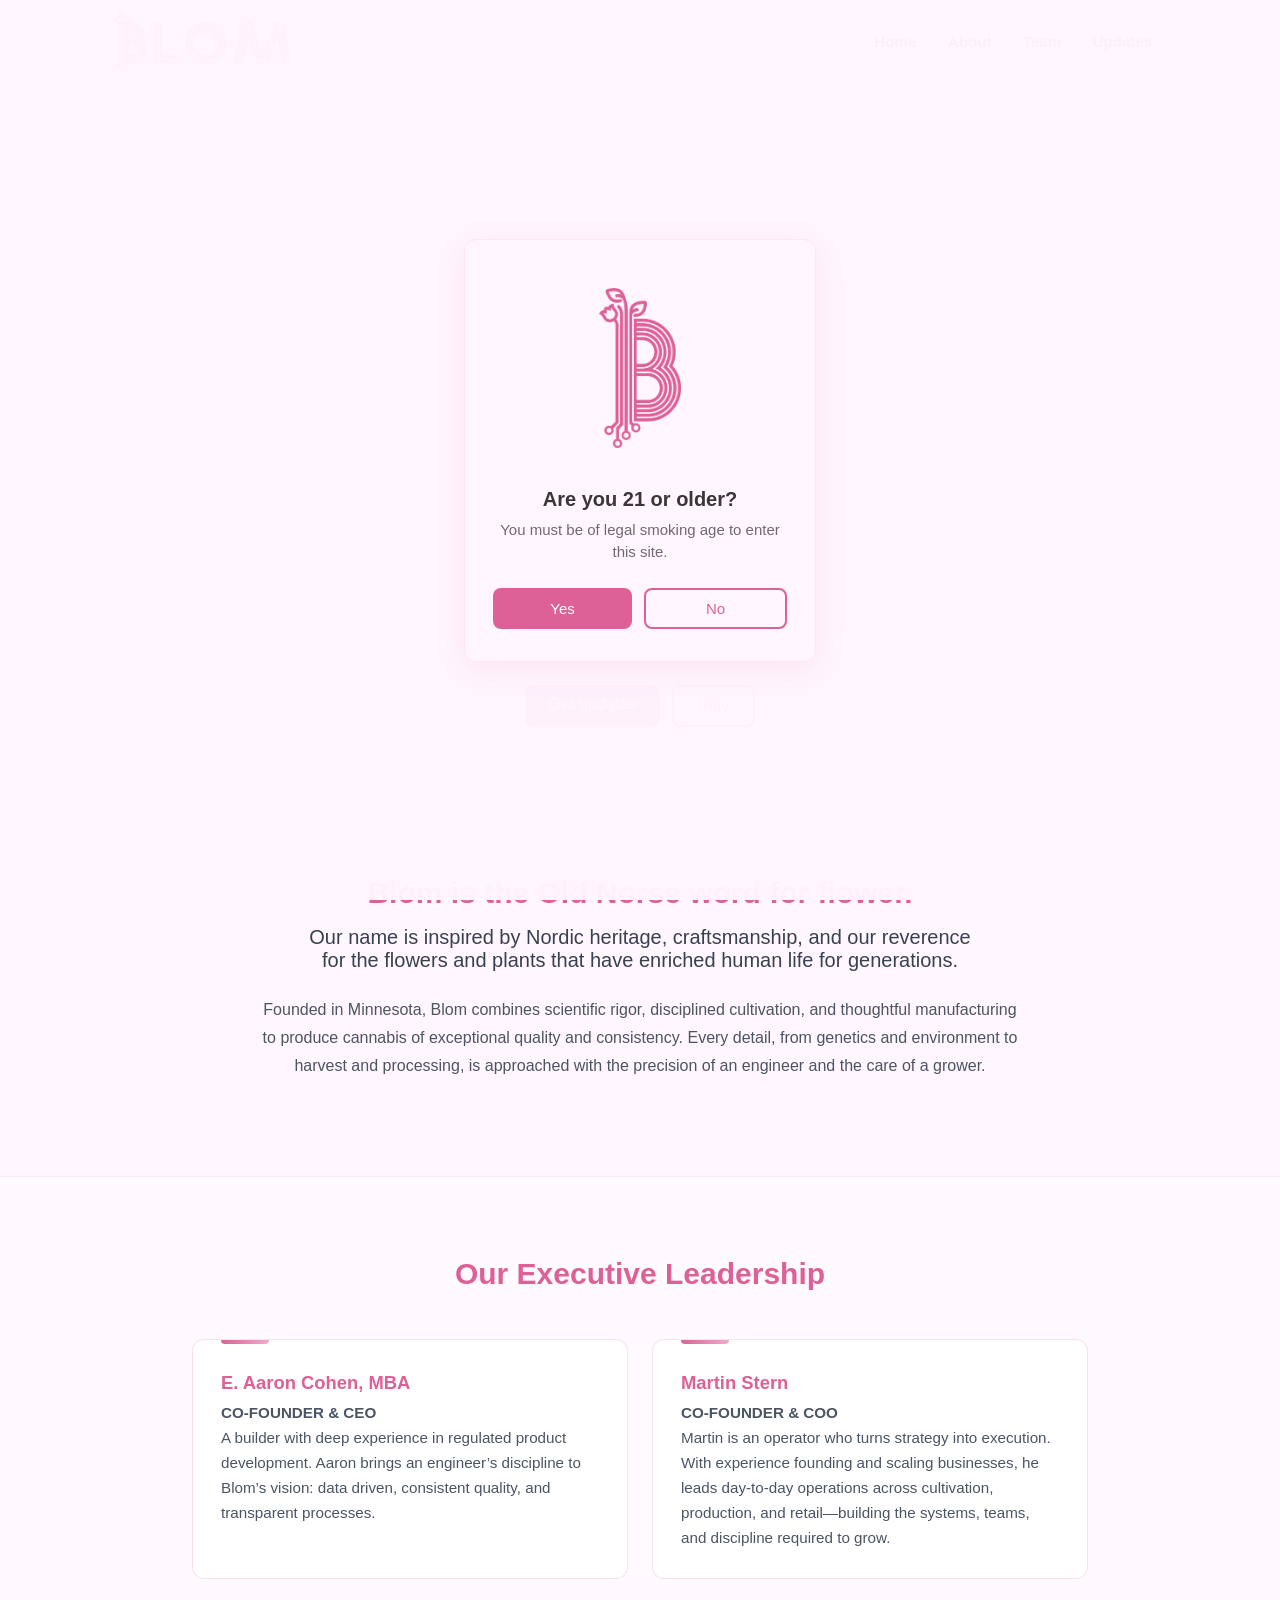
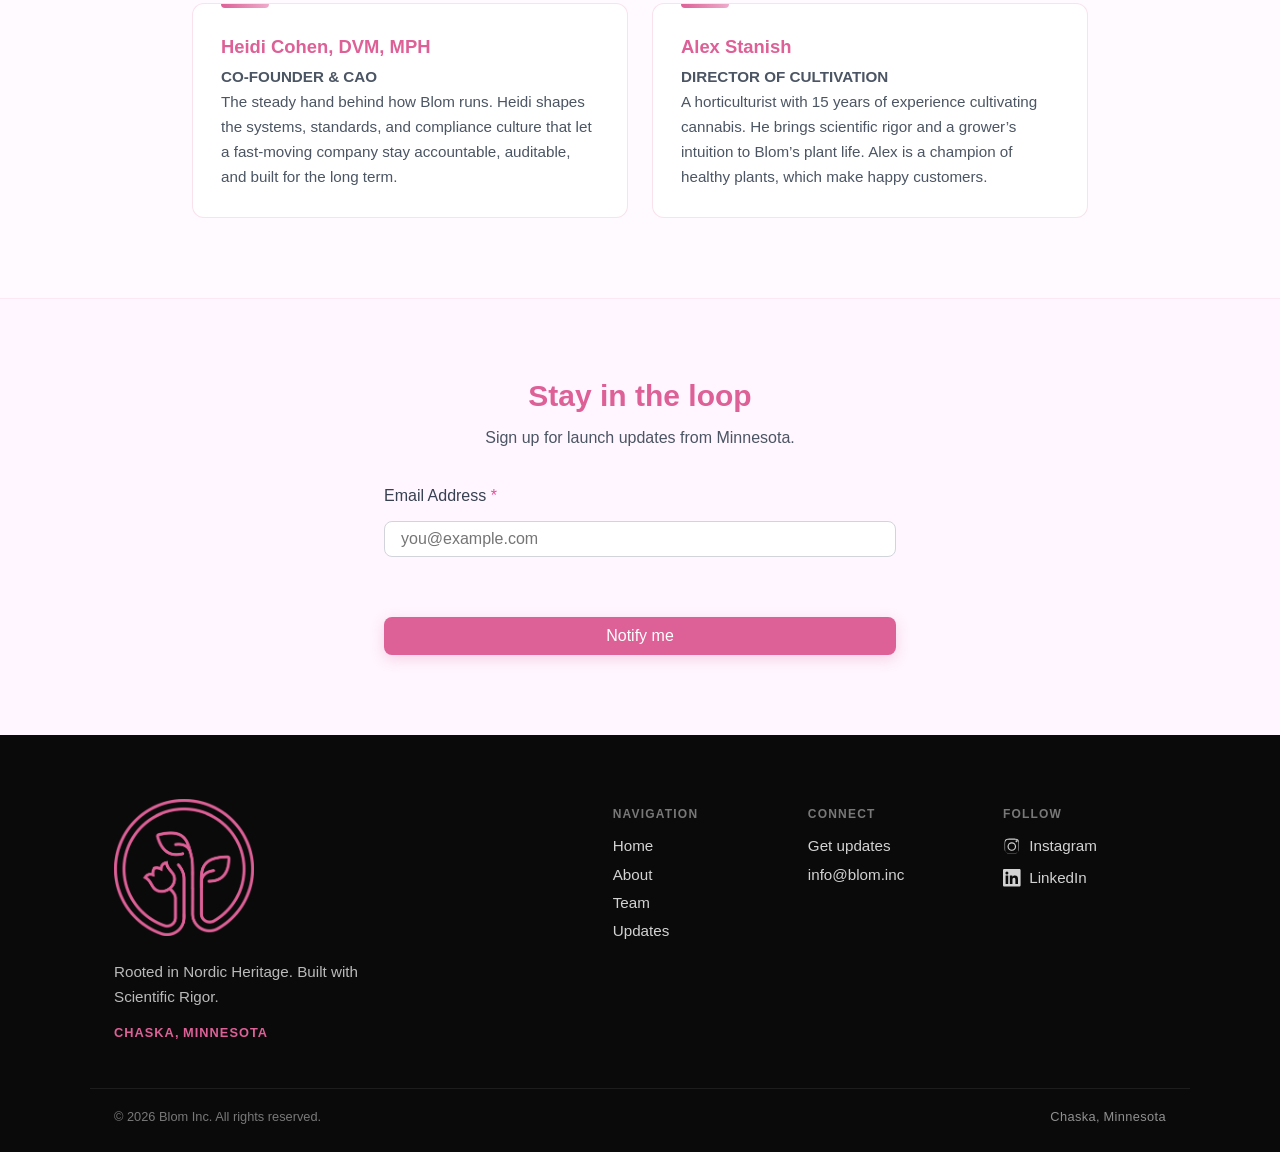
<file: index.html>
<!doctype html>
<html lang="en">
<head>
  <meta charset="utf-8" />
  <meta name="viewport" content="width=device-width, initial-scale=1" />
  <title>BLOM | Minnesota-Grown Craft</title>
  <meta name="description" content="Blom is the Old Norse word for flower. Minnesota-grown craft, rooted in seasonality and cultivation." />
  <meta property="og:title" content="BLOM | Minnesota-Grown Craft" />
  <meta property="og:description" content="Rooted in growth, seasonality, and the patience of cultivation. Minnesota-grown." />
  <meta property="og:type" content="website" />
  <meta property="og:image" content="assets/blom-logo.png" />
  <meta name="theme-color" content="#fff6ff" />

  <link rel="stylesheet" href="css/style.css">
  <link rel="stylesheet" href="css/age-gate.css">

  <!-- Google tag (GA4 & Google Ads) -->
  <!-- Replace G-XXXXXXXXXX with your GA4 Measurement ID -->
  <script async src="https://www.googletagmanager.com/gtag/js?id=G-XXXXXXXXXX"></script>
  <script>
    window.dataLayer = window.dataLayer || [];
    function gtag(){ dataLayer.push(arguments); }
    gtag('js', new Date());
    gtag('config', 'G-XXXXXXXXXX');
  </script>
</head>
<body>
  <script src="js/age-gate.js"></script>

  <!-- Navigation -->
  <nav class="site-nav" aria-label="Main navigation">
    <div class="nav-inner">
      <div class="logo">
        <a href="#home">
          <img src="assets/BlomIncNoBG.png" alt="BLOM" class="nav-logo" width="240" height="64">
        </a>
      </div>
      <button class="hamburger" id="hamburger" type="button" aria-label="Toggle menu" aria-expanded="false">
        <span></span>
        <span></span>
        <span></span>
      </button>
      <ul id="navLinks">
        <li><a href="#home">Home</a></li>
        <li><a href="#about">About</a></li>
        <li><a href="#team">Team</a></li>
        <li><a href="#updates">Updates</a></li>
      </ul>
    </div>
  </nav>

  <!-- Hero -->
  <section id="home" class="hero reveal-section">
    <div class="hero-canvas-wrap" id="rd-canvas-container" aria-hidden="true">
      <canvas id="canvas"></canvas>
    </div>
    <div class="hero-content">
      <p class="hero-tagline">Grow with Us.</p>
      <div class="hero-actions">
        <a href="#updates" class="btn-primary">Get updates</a>
        <a href="play.html" class="btn-secondary">Play</a>
      </div>
    </div>
  </section>

  <!-- About -->
  <section id="about" class="reveal-section section-block">
    <div class="section-inner section-inner--narrow">
      <h2 class="section-heading">Blóm is the Old Norse word for flower.</h2>
        <p class="about-lead">
        Our name is inspired by Nordic heritage, craftsmanship, and our reverence for the flowers and plants that have enriched human life for generations.
      </p>
      <p class="body-text">
        Founded in Minnesota, Blom combines scientific rigor, disciplined cultivation, and thoughtful manufacturing to produce cannabis of exceptional quality and consistency. Every detail, from genetics and environment to harvest and processing, is approached with the precision of an engineer and the care of a grower.
      </p>
    </div>
  </section>

  <!-- Team -->
  <section id="team" class="reveal-section section-block section-block--alt">
    <div class="section-inner section-inner--team">
      <h2 class="section-heading">Our Executive Leadership</h2>
      <div class="team-grid">
        <article class="team-card">
          <h3>E. Aaron Cohen, MBA</h3>
          <p class="team-role">Co-Founder &amp; CEO</p>
          <p>
            A builder with deep experience in regulated product development. Aaron brings an engineer’s discipline to Blom’s vision: data driven, consistent quality, and transparent processes.
          </p>
        </article>
        <article class="team-card">
          <h3>Martin Stern</h3>
          <p class="team-role">Co-Founder &amp; COO</p>
          <p>
            Martin is an operator who turns strategy into execution. With experience founding and scaling businesses, he leads day-to-day operations across cultivation, production, and retail—building the systems, teams, and discipline required to grow.
          </p>
        </article>
        <article class="team-card">
          <h3>Heidi Cohen, DVM, MPH</h3>
          <p class="team-role">Co-Founder &amp; CAO</p>
          <p>
            The steady hand behind how Blom runs. Heidi shapes the systems, standards, and compliance culture that let a fast-moving company stay accountable, auditable, and built for the long term.
          </p>
        </article>
        <article class="team-card">
          <h3>Alex Stanish</h3>
          <p class="team-role">Director of Cultivation</p>
          <p>
            A horticulturist with 15 years of experience cultivating cannabis. He brings scientific rigor and a grower’s intuition to Blom’s plant life. Alex is a champion of healthy plants, which make happy customers.
          </p>
        </article>
      </div>
    </div>
  </section>

  <!-- Updates -->
  <section id="updates" class="reveal-section section-block">
    <div class="section-inner section-inner--form">
      <h2 class="section-heading">Stay in the loop</h2>
      <p class="section-intro">Sign up for launch updates from Minnesota.</p>

      <!-- Begin Mailchimp Signup (cleaned) -->
      <div id="mc_embed_signup">
        <form
          action="https://blomn.us18.list-manage.com/subscribe/post?u=b3ce9b1b82dee829faff54aaf&amp;id=fe086f8a79&amp;f_id=00a8b2e6f0"
          method="post"
          id="mc-embedded-subscribe-form"
          name="mc-embedded-subscribe-form"
          class="validate signup-form"
          target="_blank"
          novalidate>

          <label for="mce-EMAIL" class="form-label">
            Email Address <span class="required-mark">*</span>
          </label>
          <input type="email" name="EMAIL" class="required email form-input" id="mce-EMAIL" required placeholder="you@example.com" value="" />

          <div id="mce-responses" class="form-responses">
            <div class="response form-error" id="mce-error-response" style="display:none;"></div>
            <div class="response form-success" id="mce-success-response" style="display:none;"></div>
          </div>

          <div aria-hidden="true" style="position:absolute; left:-5000px;">
            <input type="text" name="b_b3ce9b1b82dee829faff54aaf_fe086f8a79" tabindex="-1" value="">
          </div>

          <div class="optionalParent">
            <div class="clear foot">
              <input type="submit" name="subscribe" id="mc-embedded-subscribe" class="button btn-primary btn-primary--full" value="Notify me">
            </div>
          </div>
        </form>
      </div>
      <!-- End Mailchimp Signup -->
    </div>
  </section>

  <!-- Footer -->
  <footer class="site-footer">
    <div class="footer-main">
      <div class="footer-brand">
        <a href="#home" class="footer-logo-link">
          <img src="assets/blomskii-logo.png" alt="Blomskii" class="footer-logo" width="160" height="160">
        </a>
        <p class="footer-tagline">Rooted in Nordic Heritage. Built with Scientific Rigor.</p>
        <p class="footer-location">Chaska,<span class="footer-location-sep">&nbsp;</span>Minnesota</p>
      </div>

      <div class="footer-columns">
        <nav class="footer-col" aria-label="Footer navigation">
          <h3 class="footer-col-heading">Navigation</h3>
          <ul class="footer-links">
            <li><a href="#home">Home</a></li>
            <li><a href="#about">About</a></li>
            <li><a href="#team">Team</a></li>
            <li><a href="#updates">Updates</a></li>
          </ul>
        </nav>

        <div class="footer-col">
          <h3 class="footer-col-heading">Connect</h3>
          <ul class="footer-links">
            <li><a href="#updates">Get updates</a></li>
            <li><a href="mailto:info@blom.inc">info@blom.inc</a></li>
          </ul>
        </div>

        <div class="footer-col">
          <h3 class="footer-col-heading">Follow</h3>
          <ul class="footer-social">
            <li>
              <a href="https://www.instagram.com/blom_inc/" target="_blank" rel="noopener noreferrer">
                <svg class="footer-social-icon" viewBox="0 0 24 24" aria-hidden="true"><path d="M12 2.163c3.204 0 3.584.012 4.85.07 1.366.062 2.633.334 3.608 1.308.974.974 1.246 2.241 1.308 3.608.058 1.266.07 1.646.07 4.85s-.012 3.584-.07 4.85c-.062 1.366-.334 2.633-1.308 3.608-.974.974-2.241 1.246-3.608 1.308-1.266.058-1.646.07-4.85.07s-3.584-.012-4.85-.07c-1.366-.062-2.633-.334-3.608-1.308-.974-.974-1.246-2.241-1.308-3.608C2.175 15.747 2.163 15.367 2.163 12s.012-3.584.07-4.85c.062-1.366.334-2.633 1.308-3.608.974-.974 2.241-1.246 3.608-1.308C8.416 2.175 8.796 2.163 12 2.163zm0 1.622c-3.16 0-3.534.012-4.773.069-1.026.047-1.585.218-1.956.363-.492.191-.843.42-1.212.789-.369.369-.598.72-.789 1.212-.145.371-.316.93-.363 1.956-.057 1.239-.069 1.613-.069 4.773s.012 3.534.069 4.773c.047 1.026.218 1.585.363 1.956.191.492.42.843.789 1.212.369.369.72.598 1.212.789.371.145.93.316 1.956.363 1.239.057 1.613.069 4.773.069s3.534-.012 4.773-.069c1.026-.047 1.585-.218 1.956-.363.492-.191.843-.42 1.212-.789.369-.369.598-.72.789-1.212.145-.371.316-.93.363-1.956.057-1.239.069-1.613.069-4.773s-.012-3.534-.069-4.773c-.047-1.026-.218-1.585-.363-1.956-.191-.492-.42-.843-.789-1.212-.369-.369-.72-.598-1.212-.789-.371-.145-.93-.316-1.956-.363-1.239-.057-1.613-.069-4.773-.069zm0 3.351a5.864 5.864 0 1 0 0 11.728 5.864 5.864 0 0 0 0-11.728zm0 1.622a4.242 4.242 0 1 1 0 8.484 4.242 4.242 0 0 1 0-8.484zm6.406-4.465a1.372 1.372 0 1 0 0 2.744 1.372 1.372 0 0 0 0-2.744z"/></svg>
                Instagram
              </a>
            </li>
            <li>
              <a href="https://www.linkedin.com/company/blom-inc/" target="_blank" rel="noopener noreferrer">
                <svg class="footer-social-icon" viewBox="0 0 24 24" aria-hidden="true"><path d="M20.447 20.452h-3.554v-5.569c0-1.328-.027-3.037-1.852-3.037-1.853 0-2.136 1.445-2.136 2.939v5.667H9.351V9h3.414v1.561h.046c.477-.9 1.637-1.85 3.37-1.85 3.601 0 4.267 2.37 4.267 5.455v6.286zM5.337 7.433a2.062 2.062 0 1 1 0-4.124 2.062 2.062 0 0 1 0 4.124zM7.114 20.452H3.56V9h3.554v11.452zM22.225 0H1.771C.792 0 0 .774 0 1.729v20.542C0 23.227.792 24 1.771 24h20.451C23.2 24 24 23.227 24 22.271V1.729C24 .774 23.2 0 22.222 0h.003z"/></svg>
                LinkedIn
              </a>
            </li>
          </ul>
        </div>
      </div>
    </div>

    <div class="footer-bottom">
      <p>&copy; <span id="year"></span> Blom Inc. All rights reserved.</p>
      <p class="footer-bottom-tag">Chaska,<span class="footer-location-sep">&nbsp;</span>Minnesota</p>
    </div>
  </footer>

  <button id="scrollTopBtn" type="button" title="Back to top" aria-label="Back to top">&#8679;</button>

  <script src="js/webgl-utils.js"></script>
  <script src="js/main.js"></script>
  <script src="js/simulation.js"></script>

  <!-- Mailchimp validation (keep this once per page, below the form) -->
  <script src="https://s3.amazonaws.com/downloads.mailchimp.com/js/mc-validate.js" type="text/javascript"></script>
  <script type="text/javascript">
    (function($) {
      window.fnames = []; window.ftypes = [];
      fnames[0] = 'EMAIL';  ftypes[0] = 'email';
      fnames[1] = 'FNAME';  ftypes[1] = 'text';
      fnames[2] = 'LNAME';  ftypes[2] = 'text';
    }(jQuery));
    var $mcj = jQuery.noConflict(true);
  </script>
</body>
</html>
</file>
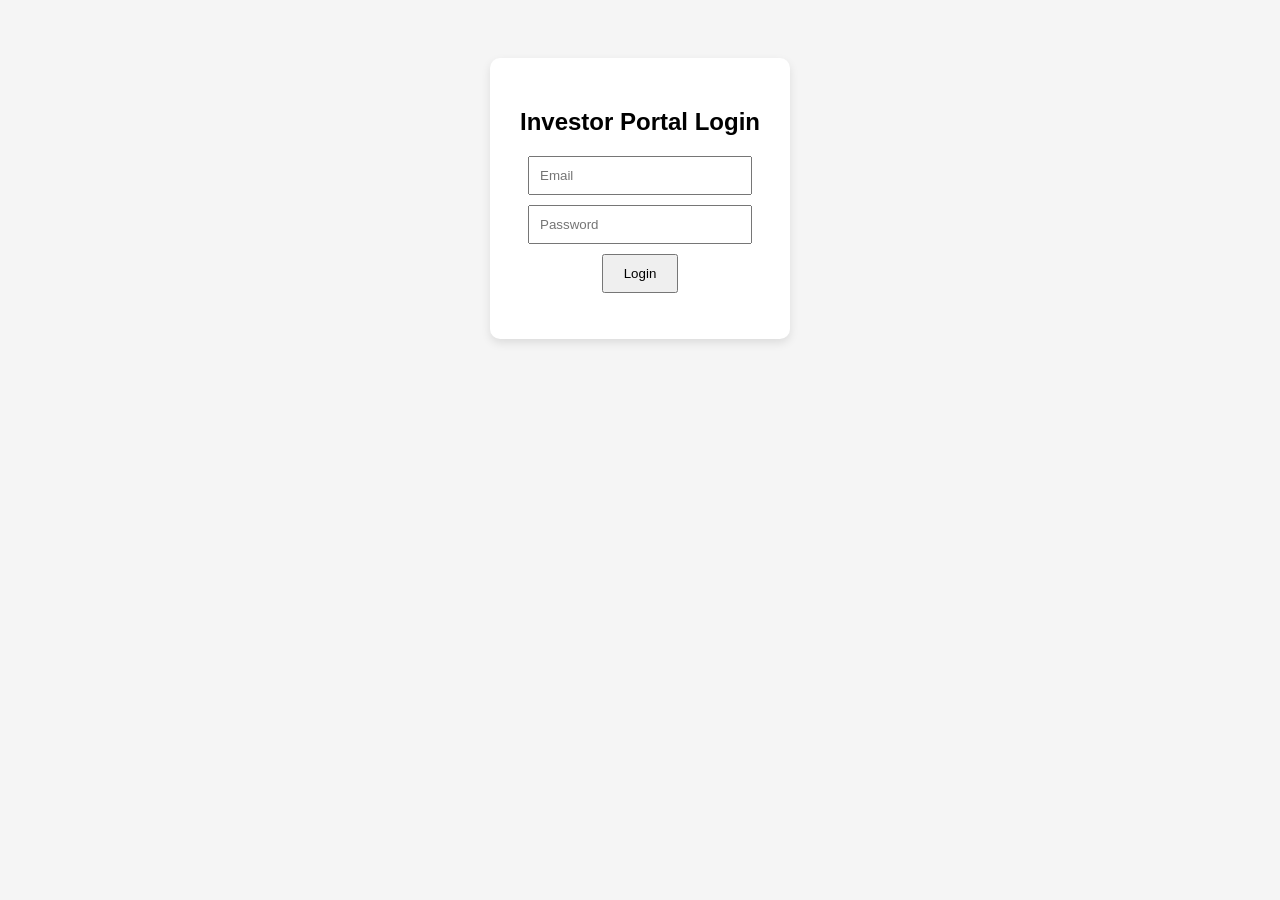
<file: login.html>
<!DOCTYPE html>
<html lang="en">
<head>
  <meta charset="UTF-8">
  <meta name="viewport" content="width=device-width, initial-scale=1.0">
  <title>Investor Login</title>
  <style>
    body { font-family: Arial, sans-serif; background: #f5f5f5; text-align: center; padding: 50px; }
    .login-box { background: white; padding: 30px; border-radius: 10px; display: inline-block; box-shadow: 0 4px 10px rgba(0,0,0,0.1); }
    input { display: block; margin: 10px auto; padding: 10px; width: 200px; }
    button { padding: 10px 20px; cursor: pointer; }
  </style>
</head>
<body>
  <div class="login-box">
    <h2>Investor Portal Login</h2>
    <input type="email" id="email" placeholder="Email" />
    <input type="password" id="password" placeholder="Password" />
    <button onclick="login()">Login</button>
    <p id="error" style="color:red;"></p>
  </div>

  <script>
    function login() {
      const email = document.getElementById("email").value;
      const password = document.getElementById("password").value;

      // Hardcoded "accounts" (you can add more)
      const users = [
        { email: "investor@example.com", password: "letmein" },
        { email: "vip@example.com", password: "secret" }
      ];

      const match = users.find(u => u.email === email && u.password === password);

      if (match) {
        sessionStorage.setItem("loggedIn", "true");
        window.location.href = "investor.html";
      } else {
        document.getElementById("error").textContent = "Invalid login. Try again.";
      }
    }
  </script>
</body>
</html>
</file>
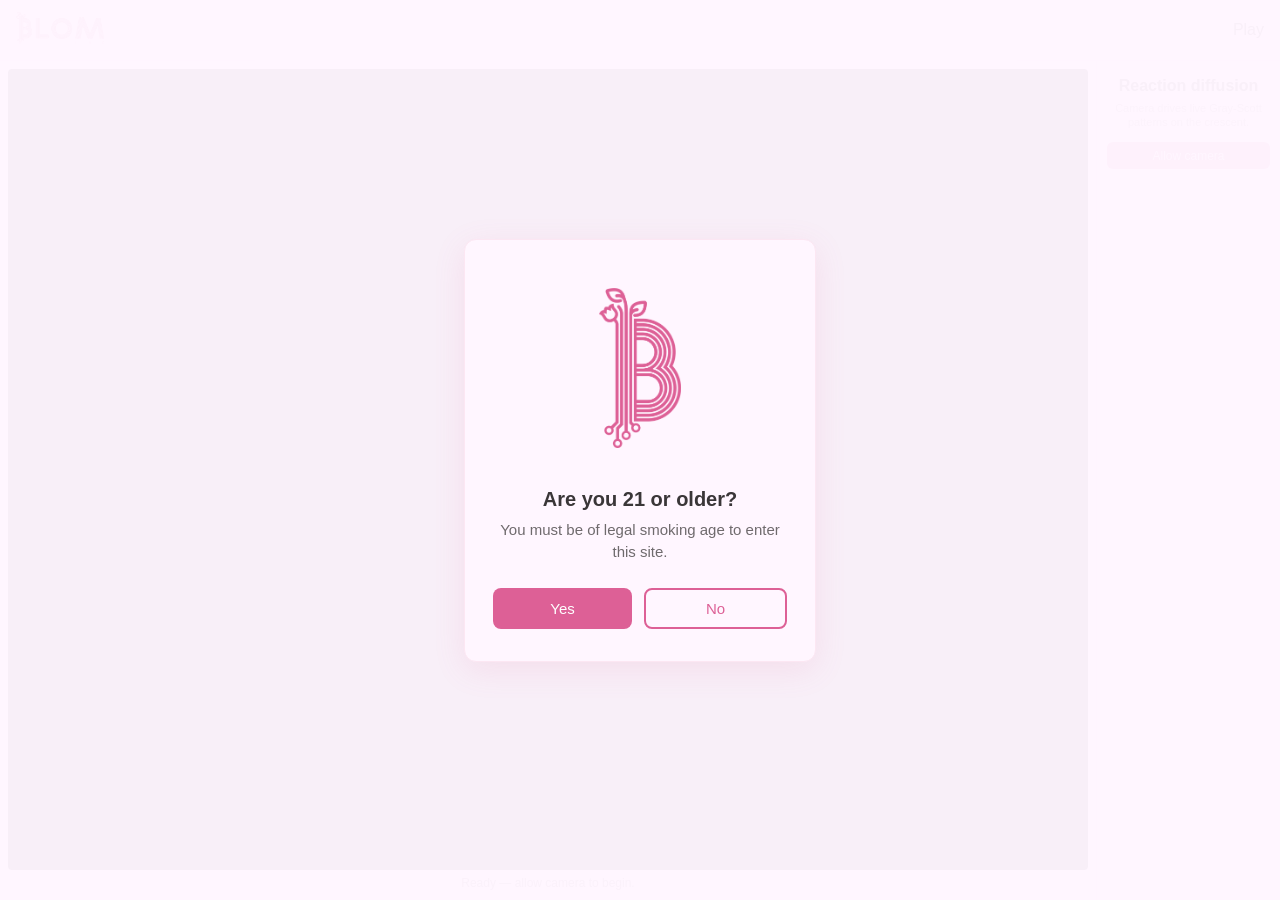
<file: play.html>
<!doctype html>
<html lang="en">
<head>
  <meta charset="utf-8" />
  <meta name="viewport" content="width=device-width, initial-scale=1" />
  <title>Play | BLOM</title>
  <meta name="theme-color" content="#fff6ff" />
  <link rel="stylesheet" href="css/age-gate.css" />
  <style>
    * { box-sizing: border-box; }
    body {
      margin: 0;
      font-family: "Helvetica Neue", Helvetica, Arial, sans-serif;
      background: #fff6ff;
      color: #3a3638;
      min-height: 100vh;
      display: flex;
      flex-direction: column;
    }
    a { color: #6f6a6d; }
    .bar {
      flex-shrink: 0;
      display: flex;
      align-items: center;
      justify-content: space-between;
      padding: 0.75rem 1rem;
      background: rgba(255,255,255,0.9);
      border-bottom: 1px solid #fce7f3;
    }
    .bar img { height: 2rem; width: auto; }

    .play-shell {
      flex: 1;
      display: grid;
      grid-template-columns: 1fr 184px;
      gap: 0;
      min-height: 0;
      height: calc(100vh - 52px);
    }

    .play-viewport {
      display: flex;
      flex-direction: column;
      min-width: 0;
      min-height: 0;
      padding: 0.5rem;
    }

    .play-stage-col {
      display: contents;
    }
    .preview-wrap {
      flex: 1;
      display: flex;
      align-items: center;
      justify-content: center;
      min-height: 0;
    }
    .preview-frame {
      position: relative;
      height: 100%;
      max-height: 100%;
      aspect-ratio: auto;
      line-height: 0;
    }
    #play-canvas {
      display: block;
      width: 100%;
      height: 100%;
      background: #222;
      border-radius: 4px;
      touch-action: none;
    }
    #play-status {
      flex-shrink: 0;
      margin: 0.35rem 0 0;
      font-size: 0.75rem;
      color: #6f6a6d;
      min-height: 1rem;
      text-align: center;
    }
    .error { color: #b42318; }

    .play-controls-col {
      display: flex;
      flex-direction: column;
      gap: 0.5rem;
      padding: 0.75rem 0.625rem;
      background: rgba(255,255,255,0.85);
      border-left: 1px solid #fce7f3;
      overflow-y: auto;
      font-size: 0.75rem;
    }
    .play-intro {
      text-align: center;
      padding: 0.25rem 0;
    }
    .play-intro h1 {
      margin: 0 0 0.35rem;
      font-size: 1rem;
    }
    .play-intro p {
      margin: 0;
      color: #9a9598;
      line-height: 1.35;
      font-size: 0.6875rem;
    }
    .btn {
      padding: 0.4rem 0.5rem;
      border: none;
      border-radius: 0.375rem;
      background: #DD6096;
      color: #fff;
      font-size: 0.75rem;
      font-weight: 500;
      cursor: pointer;
      font-family: inherit;
      width: 100%;
    }
    .btn:disabled { opacity: 0.6; cursor: wait; }
    .btn--secondary {
      background: transparent;
      color: #DD6096;
      border: 1px solid #DD6096;
      display: none;
    }
    .btn--secondary.is-visible { display: block; }
    .btn-row {
      display: flex;
      flex-direction: column;
      gap: 0.35rem;
    }
    .preset-row {
      display: none;
      flex-direction: column;
      gap: 0.35rem;
    }
    .preset-row.is-visible { display: flex; }
    .preset-label {
      margin: 0;
      font-size: 0.625rem;
      color: #9a9598;
      text-transform: uppercase;
      letter-spacing: 0.04em;
    }
    .preset-btns {
      display: grid;
      grid-template-columns: repeat(2, 1fr);
      gap: 0.25rem;
    }
    .btn--preset {
      background: #fff;
      color: #DD6096;
      border: 1px solid #DD6096;
      padding: 0.3rem 0.2rem;
      min-width: 0;
      display: none;
      font-size: 0.625rem;
      line-height: 1.2;
    }
    .btn--preset.is-visible { display: block; }
    .btn--preset.is-active {
      background: #DD6096;
      color: #fff;
    }
    .slider-row {
      display: none;
      flex-direction: column;
      gap: 0.15rem;
    }
    .slider-row.is-visible { display: flex; }
    .slider-row label {
      font-size: 0.625rem;
      color: #9a9598;
    }
    .slider-row input[type="range"] {
      width: 100%;
      accent-color: #DD6096;
      cursor: pointer;
      height: 1rem;
    }
    .slider-value {
      font-size: 0.6875rem;
      color: #6f6a6d;
      font-variant-numeric: tabular-nums;
    }
    .face-only-row { gap: 0.2rem; }
    .face-only-label {
      display: flex;
      align-items: flex-start;
      gap: 0.35rem;
      font-size: 0.6875rem;
      color: #6f6a6d;
      cursor: pointer;
      line-height: 1.3;
    }
    .face-only-label input {
      accent-color: #DD6096;
      width: 0.875rem;
      height: 0.875rem;
      margin-top: 0.1rem;
      flex-shrink: 0;
      cursor: pointer;
    }
    .face-only-hint {
      font-size: 0.625rem;
      line-height: 1.3;
      color: #9a9598;
    }

    .capture-modal {
      display: none;
      position: fixed;
      inset: 0;
      z-index: 1000;
      align-items: center;
      justify-content: center;
      padding: 1rem;
      background: rgba(58, 54, 56, 0.55);
    }
    .capture-modal.is-open { display: flex; }
    .capture-dialog {
      width: min(100%, 22rem);
      max-height: calc(100vh - 2rem);
      overflow-y: auto;
      background: #fff;
      border-radius: 0.5rem;
      padding: 1rem;
      box-shadow: 0 12px 40px rgba(0, 0, 0, 0.18);
    }
    .capture-dialog h2 {
      margin: 0 0 0.5rem;
      font-size: 1rem;
      font-weight: 600;
    }
    .capture-dialog p {
      margin: 0 0 0.75rem;
      font-size: 0.75rem;
      color: #9a9598;
      line-height: 1.4;
    }
    .capture-preview-wrap {
      position: relative;
      margin-bottom: 0.75rem;
      border-radius: 0.375rem;
      overflow: hidden;
      background: #222;
      line-height: 0;
    }
    .capture-preview-wrap.is-ready { cursor: pointer; }
    .capture-preview-wrap img {
      display: block;
      width: 100%;
      height: auto;
    }
    .capture-actions {
      display: none;
      grid-template-columns: 1fr 1fr;
      gap: 0.35rem;
      margin-top: 0.5rem;
    }
    .capture-actions.is-visible { display: grid; }
    .capture-actions a,
    .capture-actions button {
      padding: 0.45rem 0.35rem;
      border-radius: 0.375rem;
      font-size: 0.6875rem;
      font-weight: 500;
      font-family: inherit;
      text-align: center;
      text-decoration: none;
      cursor: pointer;
      border: none;
    }
    .capture-actions a {
      background: #DD6096;
      color: #fff;
    }
    .capture-actions button {
      background: #fff;
      color: #DD6096;
      border: 1px solid #DD6096;
    }
    .capture-form label {
      display: block;
      font-size: 0.625rem;
      color: #9a9598;
      margin-bottom: 0.2rem;
    }
    .capture-form input[type="email"] {
      width: 100%;
      padding: 0.45rem 0.5rem;
      border: 1px solid #fce7f3;
      border-radius: 0.375rem;
      font-size: 0.8125rem;
      font-family: inherit;
      margin-bottom: 0.5rem;
    }
    .capture-optin {
      display: flex;
      align-items: flex-start;
      gap: 0.35rem;
      font-size: 0.6875rem;
      color: #6f6a6d;
      line-height: 1.3;
      margin-bottom: 0.75rem;
      cursor: pointer;
    }
    .capture-optin input {
      accent-color: #DD6096;
      margin-top: 0.1rem;
      flex-shrink: 0;
    }
    .capture-form-btns {
      display: flex;
      gap: 0.35rem;
    }
    .capture-form-btns .btn { flex: 1; }
    .btn--ghost {
      background: transparent;
      color: #6f6a6d;
      border: 1px solid #e8e4e6;
    }
    .capture-error {
      font-size: 0.6875rem;
      color: #b42318;
      margin: 0 0 0.5rem;
      display: none;
    }
    .capture-error.is-visible { display: block; }

    .play-controls-col.is-idle .live-only { display: none; }

    @media (max-width: 720px) {
      .play-shell {
        grid-template-columns: 1fr 148px;
      }
    }
  </style>
</head>
<body>
  <script src="js/age-gate.js"></script>

  <header class="bar">
    <a href="index.html"><img src="assets/BlomIncNoBG.png" alt="BLOM"></a>
    <span id="play-badge">Play</span>
  </header>

  <main class="play-shell">
    <section class="play-viewport">
      <div id="play-preview" class="preview-wrap">
        <div class="preview-frame">
          <canvas id="play-canvas"></canvas>
        </div>
      </div>
      <p id="play-status">Ready — allow camera to begin.</p>
    </section>

    <aside class="play-controls-col is-idle" id="play-controls">
      <div class="play-intro">
        <h1>Reaction diffusion</h1>
        <p>Camera drives live Gray-Scott patterns on the crescent.</p>
      </div>
      <div class="btn-row">
        <button type="button" id="play-start-btn" class="btn">Allow camera</button>
        <button type="button" id="play-screenshot-btn" class="btn btn--secondary">Screenshot</button>
      </div>
      <div id="play-presets" class="preset-row live-only" aria-label="Camera input modes">
        <p class="preset-label">Camera</p>
        <div class="preset-btns">
          <button type="button" class="btn btn--preset" data-preset="0" title="R + G blend (default)">1</button>
          <button type="button" class="btn btn--preset" data-preset="1" title="Inverted brightness">2</button>
          <button type="button" class="btn btn--preset" data-preset="2" title="Warm skin-weighted">3</button>
          <button type="button" class="btn btn--preset" data-preset="3" title="Color contrast">4</button>
          <button type="button" class="btn btn--preset" data-preset="4" title="Red emphasis">5</button>
          <button type="button" class="btn btn--preset" data-preset="5" title="Color separation">6</button>
        </div>
      </div>
      <div id="play-da-row" class="slider-row live-only">
        <label for="play-da-slider">Pattern Size</label>
        <input type="range" id="play-da-slider" min="0.2" max="1.15" step="0.01" value="0.27" />
        <span id="play-da-value" class="slider-value">0.27</span>
      </div>
      <div id="play-zoom-row" class="slider-row live-only">
        <label for="play-zoom-slider">Zoom</label>
        <input type="range" id="play-zoom-slider" min="1" max="4" step="0.05" value="1.4" />
        <span id="play-zoom-value" class="slider-value">1.40×</span>
      </div>
      <div id="play-detail-row" class="slider-row live-only">
        <label for="play-detail-slider">Intensity</label>
        <input type="range" id="play-detail-slider" min="0.2" max="1.5" step="0.05" value="1.35" />
        <span id="play-detail-value" class="slider-value">1.35</span>
      </div>
      <div id="play-edge-row" class="slider-row live-only">
        <label for="play-edge-slider">Pattern range</label>
        <input type="range" id="play-edge-slider" min="-1" max="1" step="0.05" value="0.15" />
        <span id="play-edge-value" class="slider-value">0.15</span>
      </div>
      <div id="play-face-only-row" class="slider-row face-only-row live-only">
        <label class="face-only-label">
          <input type="checkbox" id="play-face-only" checked />
          Face-only input
        </label>
        <span class="slider-value face-only-hint">Patterns on face; background neutral</span>
      </div>
    </aside>
  </main>

  <div id="play-capture-modal" class="capture-modal" role="dialog" aria-modal="true" aria-labelledby="play-capture-title" hidden>
    <div class="capture-dialog">
      <h2 id="play-capture-title">Save your pattern</h2>
      <p id="play-capture-lead">Enter your email to download or share your creation.</p>
      <div class="capture-preview-wrap">
        <img id="play-capture-preview" alt="Your reaction-diffusion pattern" />
      </div>
      <div id="play-capture-actions" class="capture-actions" aria-label="Share options">
        <a id="play-capture-download" href="#" download="blom-pattern.png">Download</a>
        <button type="button" id="play-capture-instagram">Instagram</button>
      </div>
      <form id="play-capture-form" class="capture-form">
        <p id="play-capture-error" class="capture-error" role="alert"></p>
        <label for="play-capture-email">Email</label>
        <input type="email" id="play-capture-email" name="email" required placeholder="you@example.com" autocomplete="email" />
        <label class="capture-optin">
          <input type="checkbox" id="play-capture-marketing" name="marketing" />
          Send me BLOM updates (optional)
        </label>
        <div class="capture-form-btns">
          <button type="button" id="play-capture-cancel" class="btn btn--ghost">Cancel</button>
          <button type="submit" id="play-capture-submit" class="btn">Continue</button>
        </div>
      </form>
    </div>
  </div>

  <video id="play-video" playsinline muted hidden aria-hidden="true"></video>
  <canvas id="play-cam-canvas" width="640" height="480" hidden aria-hidden="true"></canvas>

  <script src="js/webgl-utils.js?v=17"></script>
  <script src="js/play-face.js?v=19"></script>
  <script src="js/play-simulation.js?v=83"></script>
  <script src="js/play.js?v=33"></script>
</body>
</html>
</file>
<file: css/style.css>
/* Blom static site for GitHub Pages */

*,
*::before,
*::after {
  box-sizing: border-box;
}

html {
  scroll-behavior: smooth;
}

html.age-gate-open {
  overflow: hidden;
}

body {
  font-family: "Helvetica Neue", Helvetica, Arial, sans-serif;
  -webkit-font-smoothing: antialiased;
  -moz-osx-font-smoothing: grayscale;
  background: #fff6ff;
  color: #111827;
  margin: 0;
}

/* Navigation */
.site-nav {
  background: rgba(255, 246, 255, 0.92);
  backdrop-filter: blur(8px);
  padding: 6px 0;
  position: sticky;
  top: 0;
  z-index: 1000;
  box-shadow: 0 2px 12px rgba(221, 96, 150, 0.08);
  border-bottom: 1px solid rgba(221, 96, 150, 0.12);
}

.site-nav .nav-inner {
  display: flex;
  align-items: center;
  justify-content: space-between;
  max-width: 1100px;
  margin: 0 auto;
  padding: 0 1.5rem;
  min-height: 72px;
}

.site-nav .logo a {
  display: block;
  line-height: 0;
  text-decoration: none;
}

.site-nav .logo .nav-logo {
  display: block;
  height: 64px;
  width: auto;
  max-width: none;
  object-fit: contain;
}

.site-nav ul {
  list-style: none;
  display: flex;
  margin: 0;
  padding: 0;
  gap: 0.25rem;
}

.site-nav ul li a {
  color: #374151;
  text-decoration: none;
  font-weight: 600;
  font-size: 0.95rem;
  padding: 0.4rem 0.85rem;
  border-radius: 6px;
  transition: color 0.25s ease, background 0.25s ease;
}

.site-nav ul li a:hover {
  color: #DD6096;
  background: rgba(221, 96, 150, 0.08);
}

.hamburger {
  display: none;
  flex-direction: column;
  cursor: pointer;
  padding: 4px;
  background: none;
  border: none;
}

.hamburger span {
  height: 3px;
  width: 24px;
  background: #DD6096;
  margin-bottom: 4px;
  border-radius: 3px;
  transition: transform 0.25s ease, opacity 0.25s ease;
}

.hamburger span:last-child {
  margin-bottom: 0;
}

.hamburger.active span:nth-child(1) {
  transform: translateY(7px) rotate(45deg);
}

.hamburger.active span:nth-child(2) {
  opacity: 0;
}

.hamburger.active span:nth-child(3) {
  transform: translateY(-7px) rotate(-45deg);
}

@media (max-width: 768px) {
  .site-nav ul {
    display: none;
    flex-direction: column;
    position: absolute;
    top: 100%;
    left: 0;
    right: 0;
    background: rgba(255, 246, 255, 0.98);
    padding: 1rem 1.5rem 1.25rem;
    box-shadow: 0 8px 24px rgba(0, 0, 0, 0.06);
    border-bottom: 1px solid rgba(221, 96, 150, 0.12);
  }

  .site-nav ul.show {
    display: flex;
  }

  .site-nav .nav-inner {
    position: relative;
  }

  .hamburger {
    display: flex;
  }
}

/* Hero + reaction diffusion (from ReactionDiffusion3/website) */
.hero {
  position: relative;
  display: flex;
  flex-direction: column;
  overflow: hidden;
  background: rgba(255, 255, 255, 0.4);
  padding-top: clamp(2rem, 5vh, 3.5rem);
}

.hero-canvas-wrap {
  position: relative;
  flex: 0 0 auto;
  width: 100%;
  min-height: min(48vh, calc(100vw / 2.4));
  display: flex;
  align-items: center;
  justify-content: center;
  overflow: hidden;
  background: rgba(255, 255, 255, 0.4);
}

.hero-canvas-wrap canvas {
  display: block;
  cursor: crosshair;
  touch-action: none;
}

.hero-canvas-wrap.rd-fallback {
  background: linear-gradient(145deg, #fff6ff 0%, #fce4ef 35%, #f5b8d4 70%, #dd6096 100%);
}

.hero-canvas-wrap.rd-fallback canvas {
  display: none;
}

.hero .hero-content {
  position: relative;
  z-index: 2;
  flex: 0 0 auto;
  text-align: center;
  max-width: 48rem;
  width: 100%;
  margin: 0 auto;
  padding: 2rem 1.5rem 2.75rem;
  pointer-events: none;
}

.hero .hero-content a,
.hero .hero-content button {
  pointer-events: auto;
}

.hero-tagline {
  font-size: 1.5rem;
  font-weight: 600;
  color: #3a3638;
  margin: 0;
}

.hero-sub {
  margin: 0.875rem 0 0;
  color: #6f6a6d;
  font-size: 1.125rem;
  line-height: 1.55;
}

@media (min-width: 768px) {
  .hero-canvas-wrap {
    min-height: min(52vh, calc(100vw / 2.8));
  }

  .hero .hero-content {
    padding: 2.25rem 2rem 3.25rem;
  }

  .hero-tagline {
    font-size: 1.875rem;
  }

  .hero-sub {
    margin-top: 1rem;
    font-size: 1.25rem;
  }
}

.btn-primary {
  display: inline-block;
  margin-top: 1.75rem;
  padding: 0.625rem 1.5rem;
  border-radius: 0.5rem;
  background: #DD6096;
  color: #fff;
  font-weight: 500;
  text-decoration: none;
  box-shadow: 0 4px 14px rgba(221, 96, 150, 0.25);
  transition: background 0.2s ease;
  border: none;
  cursor: pointer;
  font-size: 1rem;
  font-family: inherit;
}

.btn-primary:hover {
  background: #eeabcb;
}

.btn-primary--full {
  width: 100%;
}

.hero-actions {
  display: flex;
  flex-wrap: wrap;
  gap: 0.75rem;
  justify-content: center;
  margin-top: 1.75rem;
}

.hero-actions .btn-primary,
.hero-actions .btn-secondary {
  margin-top: 0;
}

.btn-secondary {
  display: inline-block;
  padding: 0.625rem 1.5rem;
  border-radius: 0.5rem;
  background: transparent;
  color: #DD6096;
  font-weight: 500;
  text-decoration: none;
  border: 2px solid #DD6096;
  transition: background 0.2s ease, color 0.2s ease;
  cursor: pointer;
  font-size: 1rem;
  font-family: inherit;
}

.btn-secondary:hover {
  background: rgba(221, 96, 150, 0.1);
  color: #c44d82;
  border-color: #c44d82;
}

/* Play page */
.play-page {
  background: #fff6ff;
  min-height: 100vh;
  overflow: hidden;
}

.play-overlay {
  display: flex;
  align-items: center;
  justify-content: center;
  min-height: 100vh;
  padding: 2rem 1.5rem;
}

.play-overlay-inner {
  max-width: 28rem;
  text-align: center;
}

.play-back-link {
  display: inline-block;
  margin-bottom: 2rem;
  color: #6f6a6d;
  text-decoration: none;
  font-size: 0.9375rem;
}

.play-back-link:hover {
  color: #DD6096;
}

.play-title {
  font-size: 2rem;
  font-weight: 600;
  color: #3a3638;
  margin: 0 0 1rem;
}

.play-lead {
  color: #6f6a6d;
  line-height: 1.6;
  margin: 0 0 0.75rem;
}

.play-note {
  color: #9a9598;
  font-size: 0.875rem;
  line-height: 1.5;
  margin: 0 0 1.5rem;
}

.play-overlay .btn-primary {
  margin-top: 0.5rem;
}

.play-stage {
  display: flex;
  flex-direction: column;
  height: 100vh;
  height: 100dvh;
  background: rgba(255, 255, 255, 0.4);
}

.play-topbar {
  display: flex;
  align-items: center;
  justify-content: space-between;
  padding: 0.75rem 1.25rem;
  background: rgba(255, 255, 255, 0.85);
  backdrop-filter: blur(8px);
  border-bottom: 1px solid #fce7f3;
  flex-shrink: 0;
  z-index: 2;
}

.play-topbar-logo img {
  height: 2rem;
  width: auto;
  display: block;
}

.play-fps {
  font-size: 0.75rem;
  color: #9a9598;
  font-variant-numeric: tabular-nums;
}

@media (max-width: 767px) {
  .play-fps {
    display: none;
  }
}

.play-canvas-wrap {
  flex: 1 1 auto;
  display: flex;
  align-items: center;
  justify-content: center;
  width: 100%;
  height: calc(100dvh - 9rem);
  min-height: 360px;
  padding: 1rem;
  background: rgba(255, 255, 255, 0.4);
  border-top: 1px solid #fce7f3;
  border-bottom: 1px solid #fce7f3;
}

.play-canvas-wrap canvas,
.play-canvas-wrap .play-preview-canvas {
  display: block;
  max-width: 100%;
  background: #2a2a2a;
  box-shadow: 0 8px 32px rgba(221, 96, 150, 0.15);
  border-radius: 0.25rem;
}

.play-video {
  display: none;
}

.play-controls {
  display: flex;
  flex-wrap: wrap;
  gap: 0.5rem;
  justify-content: center;
  padding: 0.875rem 1rem;
  background: rgba(255, 255, 255, 0.9);
  backdrop-filter: blur(8px);
  border-top: 1px solid #fce7f3;
  flex-shrink: 0;
}

.play-control-btn {
  padding: 0.5rem 1.25rem;
  border-radius: 0.5rem;
  border: 1px solid #DD6096;
  background: #fff;
  color: #DD6096;
  font-weight: 500;
  font-size: 0.9375rem;
  font-family: inherit;
  cursor: pointer;
  transition: background 0.2s ease, color 0.2s ease;
}

.play-control-btn:hover {
  background: #DD6096;
  color: #fff;
}

/* Sections */
.section-block {
  padding: 5rem 1.5rem;
  border-top: 1px solid #fce7f3;
}

#about.section-block {
  padding-top: 6rem;
}

.section-block--alt {
  background: rgba(255, 255, 255, 0.4);
}

.section-inner {
  max-width: 56rem;
  margin: 0 auto;
  text-align: center;
}

.section-inner--narrow {
  max-width: 48rem;
}

.section-inner--form {
  max-width: 32rem;
}

.section-heading {
  color: #DD6096;
  font-size: 1.875rem;
  font-weight: 700;
  margin: 0 0 1rem;
}

.section-intro {
  color: #4b5563;
  margin: 0 auto 2.5rem;
  max-width: 36rem;
}

.body-text {
  color: #4b5563;
  line-height: 1.75;
  margin: 0 0 1rem;
}

.body-text--last {
  margin-bottom: 0;
}

/* Signup form */
.signup-form {
  display: flex;
  flex-direction: column;
  gap: 1rem;
  text-align: left;
}

.form-label {
  color: #374151;
  font-weight: 500;
}

.required-mark {
  color: #ec4899;
}

.form-input {
  width: 100%;
  box-sizing: border-box;
  padding: 0.5rem 1rem;
  border: 1px solid #d1d5db;
  border-radius: 0.5rem;
  font-size: 1rem;
  font-family: inherit;
}

.form-input:focus {
  outline: none;
  border-color: #f9a8d4;
  box-shadow: 0 0 0 2px rgba(244, 114, 182, 0.35);
}

.form-responses {
  font-size: 0.875rem;
}

.form-error {
  color: #dc2626;
}

.form-success {
  color: #16a34a;
}

/* Section reveals */
.reveal-section {
  opacity: 0;
  transform: translateY(24px);
  transition: opacity 0.65s ease, transform 0.65s ease;
}

.reveal-section.in-view {
  opacity: 1;
  transform: translateY(0);
}

#home.reveal-section {
  opacity: 1;
  transform: none;
}

.section-inner--team {
  max-width: 56rem;
  text-align: center;
}

#team.section-block {
  padding-top: 5rem;
}

#team .section-heading {
  margin: 0;
  padding: 0 0 3rem;
  display: block;
  width: 100%;
}

.team-grid {
  display: grid;
  grid-template-columns: repeat(2, minmax(0, 1fr));
  gap: 1.5rem;
  width: 100%;
  margin: 0;
  text-align: left;
}

@media (max-width: 640px) {
  .team-grid {
    grid-template-columns: 1fr;
  }
}

.team-card {
  background: #fff;
  border: 1px solid rgba(221, 96, 150, 0.18);
  border-radius: 12px;
  padding: 2rem 1.75rem 1.75rem;
  text-align: left;
  position: relative;
  display: flex;
  flex-direction: column;
  align-items: flex-start;
  transition: box-shadow 0.3s ease, transform 0.3s ease;
}

.team-card:hover {
  box-shadow: 0 8px 28px rgba(221, 96, 150, 0.12);
  transform: translateY(-2px);
}

.team-card::before {
  content: '';
  position: absolute;
  top: 0;
  left: 1.75rem;
  width: 48px;
  height: 4px;
  background: linear-gradient(90deg, #DD6096, #eeabcb);
  border-radius: 0 0 4px 4px;
}

.team-card h3 {
  color: #DD6096;
  font-weight: 600;
  font-size: 1.15rem;
  margin: 0 0 0.35rem;
  align-self: stretch;
  text-align: left;
  width: 100%;
}

.team-role {
  color: #9d174d;
  font-size: 0.85rem;
  font-weight: 600;
  letter-spacing: 0;
  text-transform: uppercase;
  margin: 0 0 0.85rem;
  align-self: stretch;
  text-align: left;
  width: 100%;
}

.team-card p {
  color: #4b5563;
  font-size: 0.95rem;
  line-height: 1.65;
  text-align: left;
  margin: 0;
  align-self: stretch;
  width: 100%;
}

.about-lead {
  font-size: 1.25rem;
  color: #374151;
  max-width: 42rem;
  margin: 0 auto 1.5rem;
}

.about-lead em {
  color: #DD6096;
  font-style: normal;
  font-weight: 600;
}

#scrollTopBtn {
  position: fixed;
  bottom: 28px;
  right: 28px;
  background: #DD6096;
  color: #fff;
  border: none;
  width: 44px;
  height: 44px;
  border-radius: 50%;
  cursor: pointer;
  font-size: 20px;
  line-height: 1;
  display: none;
  z-index: 1000;
  box-shadow: 0 4px 16px rgba(221, 96, 150, 0.35);
  transition: background 0.25s ease, transform 0.25s ease;
}

#scrollTopBtn:hover {
  background: #eeabcb;
  transform: translateY(-2px);
}

.site-footer {
  background: #0a0a0a;
  color: rgba(255, 255, 255, 0.88);
  padding: 0;
}

.footer-main {
  display: grid;
  grid-template-columns: minmax(220px, 1.1fr) minmax(0, 1.4fr);
  gap: 3rem 4rem;
  max-width: 1100px;
  margin: 0 auto;
  padding: 4rem 1.5rem 3rem;
  align-items: start;
}

.footer-brand {
  max-width: 280px;
}

.footer-logo-link {
  display: inline-block;
  line-height: 0;
  margin-bottom: 1.25rem;
}

.footer-logo {
  display: block;
  width: 140px;
  height: auto;
}

.footer-tagline {
  margin: 0 0 1rem;
  font-size: 0.95rem;
  line-height: 1.6;
  color: rgba(255, 255, 255, 0.72);
}

.footer-location {
  margin: 0;
  font-size: 0.8rem;
  font-weight: 600;
  letter-spacing: 0.08em;
  text-transform: uppercase;
  color: #DD6096;
}

.footer-location-sep {
  letter-spacing: 0;
}

.footer-columns {
  display: grid;
  grid-template-columns: repeat(3, minmax(120px, 1fr));
  gap: 2.5rem 2rem;
  padding-top: 0.5rem;
}

.footer-col-heading {
  margin: 0 0 1rem;
  font-size: 0.75rem;
  font-weight: 600;
  letter-spacing: 0.1em;
  text-transform: uppercase;
  color: rgba(255, 255, 255, 0.45);
}

.footer-links {
  list-style: none;
  margin: 0;
  padding: 0;
}

.footer-links li + li {
  margin-top: 0.65rem;
}

.footer-links a {
  color: rgba(255, 255, 255, 0.82);
  text-decoration: none;
  font-size: 0.95rem;
  transition: color 0.2s ease;
}

.footer-links a:hover {
  color: #DD6096;
}

.footer-social {
  list-style: none;
  margin: 0;
  padding: 0;
}

.footer-social li + li {
  margin-top: 0.65rem;
}

.footer-social a {
  display: inline-flex;
  align-items: center;
  gap: 0.55rem;
  color: rgba(255, 255, 255, 0.82);
  text-decoration: none;
  font-size: 0.95rem;
  transition: color 0.2s ease;
}

.footer-social a:hover {
  color: #DD6096;
}

.footer-social-icon {
  width: 1.1rem;
  height: 1.1rem;
  fill: currentColor;
  flex-shrink: 0;
}

.footer-bottom {
  border-top: 1px solid rgba(255, 255, 255, 0.08);
  max-width: 1100px;
  margin: 0 auto;
  padding: 1.25rem 1.5rem 1.75rem;
  display: flex;
  flex-wrap: wrap;
  justify-content: space-between;
  align-items: center;
  gap: 0.75rem 1.5rem;
  font-size: 0.8rem;
  color: rgba(255, 255, 255, 0.45);
}

.footer-bottom p {
  margin: 0;
}

.footer-bottom-tag {
  font-size: 0.8rem;
  color: rgba(255, 255, 255, 0.55);
  letter-spacing: 0.03em;
}

@media (max-width: 768px) {
  .footer-main {
    grid-template-columns: 1fr;
    gap: 2.5rem;
    padding-top: 3rem;
  }

  .footer-brand {
    max-width: none;
  }

  .footer-columns {
    grid-template-columns: 1fr 1fr;
    gap: 2rem;
  }

  .footer-bottom {
    flex-direction: column;
    align-items: flex-start;
  }
}

@media (max-width: 480px) {
  .footer-columns {
    grid-template-columns: 1fr;
  }
}

@media (prefers-reduced-motion: reduce) {
  html {
    scroll-behavior: auto;
  }

  .reveal-section {
    opacity: 1;
    transform: none;
    transition: none;
  }

  #scrollTopBtn {
    transition: none;
  }
}
</file>
<file: css/age-gate.css>
.age-gate {
  position: fixed;
  inset: 0;
  z-index: 100000;
  display: flex;
  align-items: center;
  justify-content: center;
  padding: 1.5rem;
  background: rgba(255, 246, 255, 0.97);
}

.age-gate__panel {
  max-width: 22rem;
  width: 100%;
  padding: 2rem 1.75rem;
  text-align: center;
  background: #fff6ff;
  border: 1px solid #fce7f3;
  border-radius: 0.75rem;
  box-shadow: 0 8px 32px rgba(221, 96, 150, 0.12);
}

.age-gate__logo-wrap {
  display: inline-block;
  background: #fff6ff;
  padding: 1rem 1.25rem;
  border-radius: 0.5rem;
  margin-bottom: 1.25rem;
}

.age-gate__logo {
  display: block;
  height: 10rem;
  width: auto;
  margin: 0;
}

.age-gate__title {
  margin: 0 0 0.5rem;
  font-size: 1.25rem;
  font-weight: 600;
  color: #3a3638;
}

.age-gate__text {
  margin: 0 0 1.5rem;
  font-size: 0.9375rem;
  line-height: 1.5;
  color: #6f6a6d;
}

.age-gate__actions {
  display: flex;
  gap: 0.75rem;
  justify-content: center;
}

.age-gate__btn {
  flex: 1;
  padding: 0.625rem 1rem;
  border-radius: 0.5rem;
  font-size: 0.9375rem;
  font-weight: 500;
  font-family: inherit;
  cursor: pointer;
}

.age-gate__btn--yes {
  border: none;
  background: #DD6096;
  color: #fff;
}

.age-gate__btn--yes:hover {
  background: #c94f84;
}

.age-gate__btn--no {
  background: transparent;
  color: #DD6096;
  border: 2px solid #DD6096;
}

.age-gate__denied {
  margin: 1rem 0 0;
  font-size: 0.875rem;
  color: #b42318;
}

.age-gate__denied[hidden] {
  display: none;
}

html.age-gate-open {
  overflow: hidden;
}
</file>
